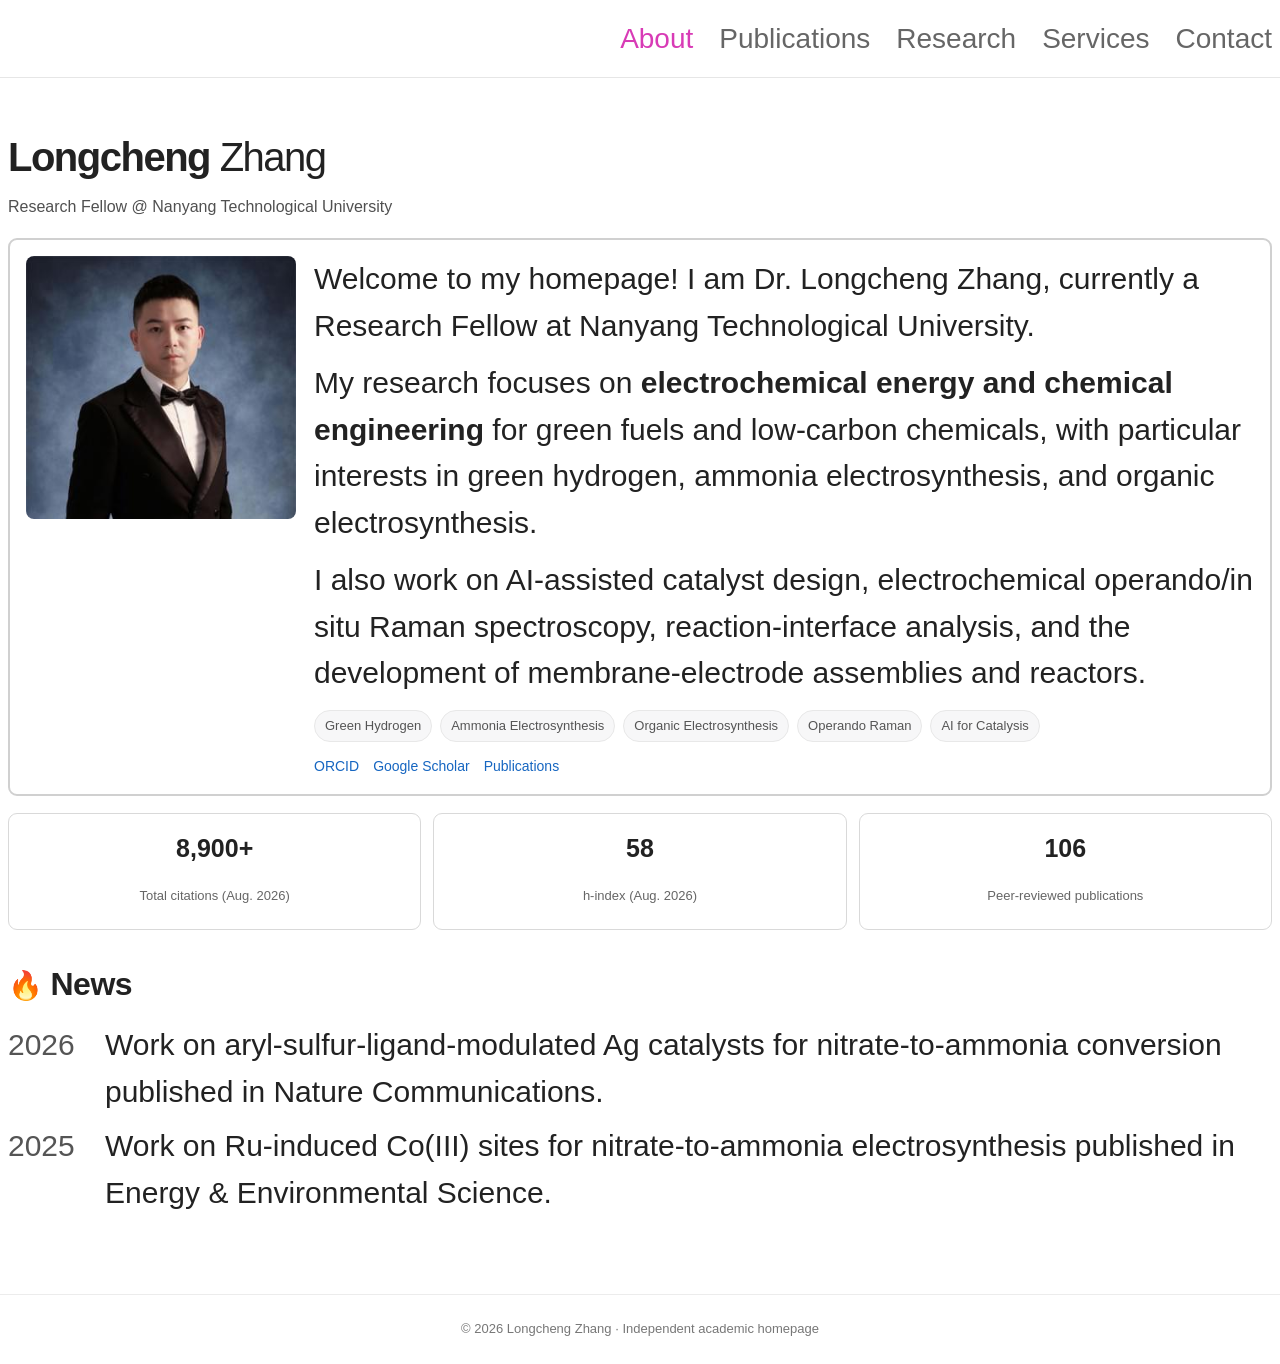
<file: index.html>
<!doctype html><html lang="en"><head><meta charset="utf-8"><meta name="viewport" content="width=device-width,initial-scale=1"><meta name="description" content="Longcheng Zhang — electrochemical energy and chemical engineering research"><title>Longcheng Zhang</title><link rel="stylesheet" href="styles.css"><link rel="stylesheet" href="CUSTOMIZE.css"></head>
<body><header class="topbar"><nav class="nav"><a class="active" href="index.html">About</a><a href="publications.html">Publications</a><a href="research.html">Research</a><a href="services.html">Services</a><a href="contact.html">Contact</a></nav></header>
<main class="container">
<section class="hero"><h1 class="home-name"><strong>Longcheng</strong> Zhang</h1><div class="subtitle">Research Fellow @ Nanyang Technological University</div></section>
<section class="bio-card"><div class="bio-grid"><img class="profile" src="assets/profile.jpg" alt="Portrait of Longcheng Zhang"><div class="bio">
<p>Welcome to my homepage! I am Dr. Longcheng Zhang, currently a Research Fellow at Nanyang Technological University.</p>
<p>My research focuses on <strong>electrochemical energy and chemical engineering</strong> for green fuels and low-carbon chemicals, with particular interests in green hydrogen, ammonia electrosynthesis, and organic electrosynthesis.</p>
<p>I also work on AI-assisted catalyst design, electrochemical operando/in situ Raman spectroscopy, reaction-interface analysis, and the development of membrane-electrode assemblies and reactors.</p>
<div class="tags"><span class="tag">Green Hydrogen</span><span class="tag">Ammonia Electrosynthesis</span><span class="tag">Organic Electrosynthesis</span><span class="tag">Operando Raman</span><span class="tag">AI for Catalysis</span></div>
<div class="quicklinks"><a href="https://orcid.org/0000-0002-2069-7939" target="_blank" rel="noopener">ORCID</a><a href="https://scholar.google.com/citations?hl=zh-CN&user=M-ZRWAUAAAAJ" target="_blank" rel="noopener">Google Scholar</a><a href="publications.html">Publications</a></div>
</div></div></section>
<section class="kpis" id="kpis"></section>
<section class="section"><h2 class="section-title"><span class="icon">🔥</span>News</h2><ul class="news" id="news-list"></ul></section>
</main><footer class="footer">© 2026 Longcheng Zhang · Independent academic homepage</footer><script src="data/home.js"></script><script src="scripts/render-home.js"></script></body></html>
</file>
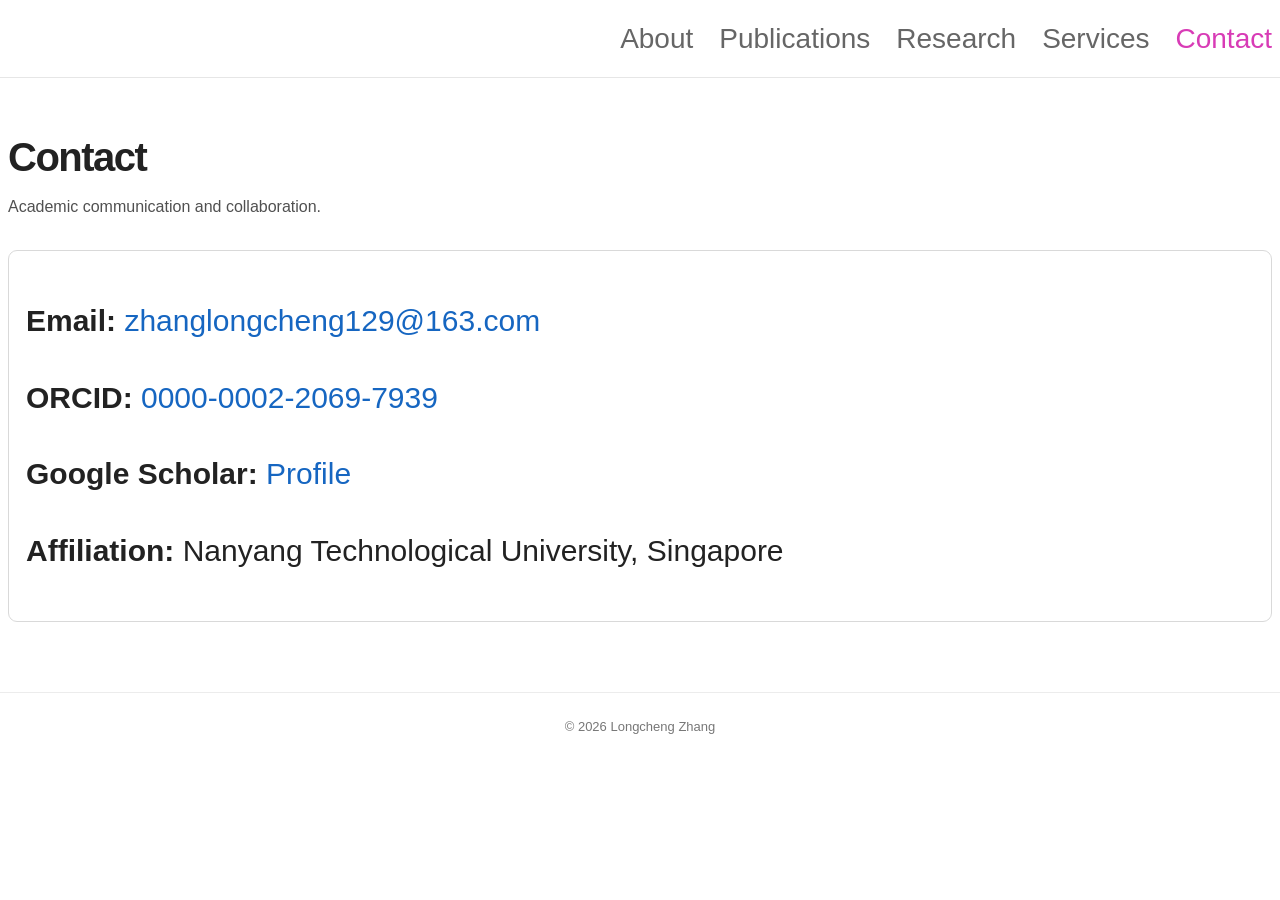
<file: contact.html>
<!doctype html><html lang="en"><head><meta charset="utf-8"><meta name="viewport" content="width=device-width,initial-scale=1"><title>Contact · Longcheng Zhang</title><link rel="stylesheet" href="styles.css"><link rel="stylesheet" href="CUSTOMIZE.css"></head><body>
<header class="topbar"><nav class="nav"><a href="index.html">About</a><a href="publications.html">Publications</a><a href="research.html">Research</a><a href="services.html">Services</a><a class="active" href="contact.html">Contact</a></nav></header>
<main class="container"><section class="hero"><h1><strong>Contact</strong></h1><div class="subtitle">Academic communication and collaboration.</div></section>
<section class="section"><div class="panel"><p><strong>Email:</strong> <a href="mailto:zhanglongcheng129@163.com">zhanglongcheng129@163.com</a></p><p><strong>ORCID:</strong> <a href="https://orcid.org/0000-0002-2069-7939">0000-0002-2069-7939</a></p><p><strong>Google Scholar:</strong> <a href="https://scholar.google.com/citations?hl=zh-CN&user=M-ZRWAUAAAAJ">Profile</a></p><p><strong>Affiliation:</strong> Nanyang Technological University, Singapore</p></div></section>
</main><footer class="footer">© 2026 Longcheng Zhang</footer></body></html>
</file>
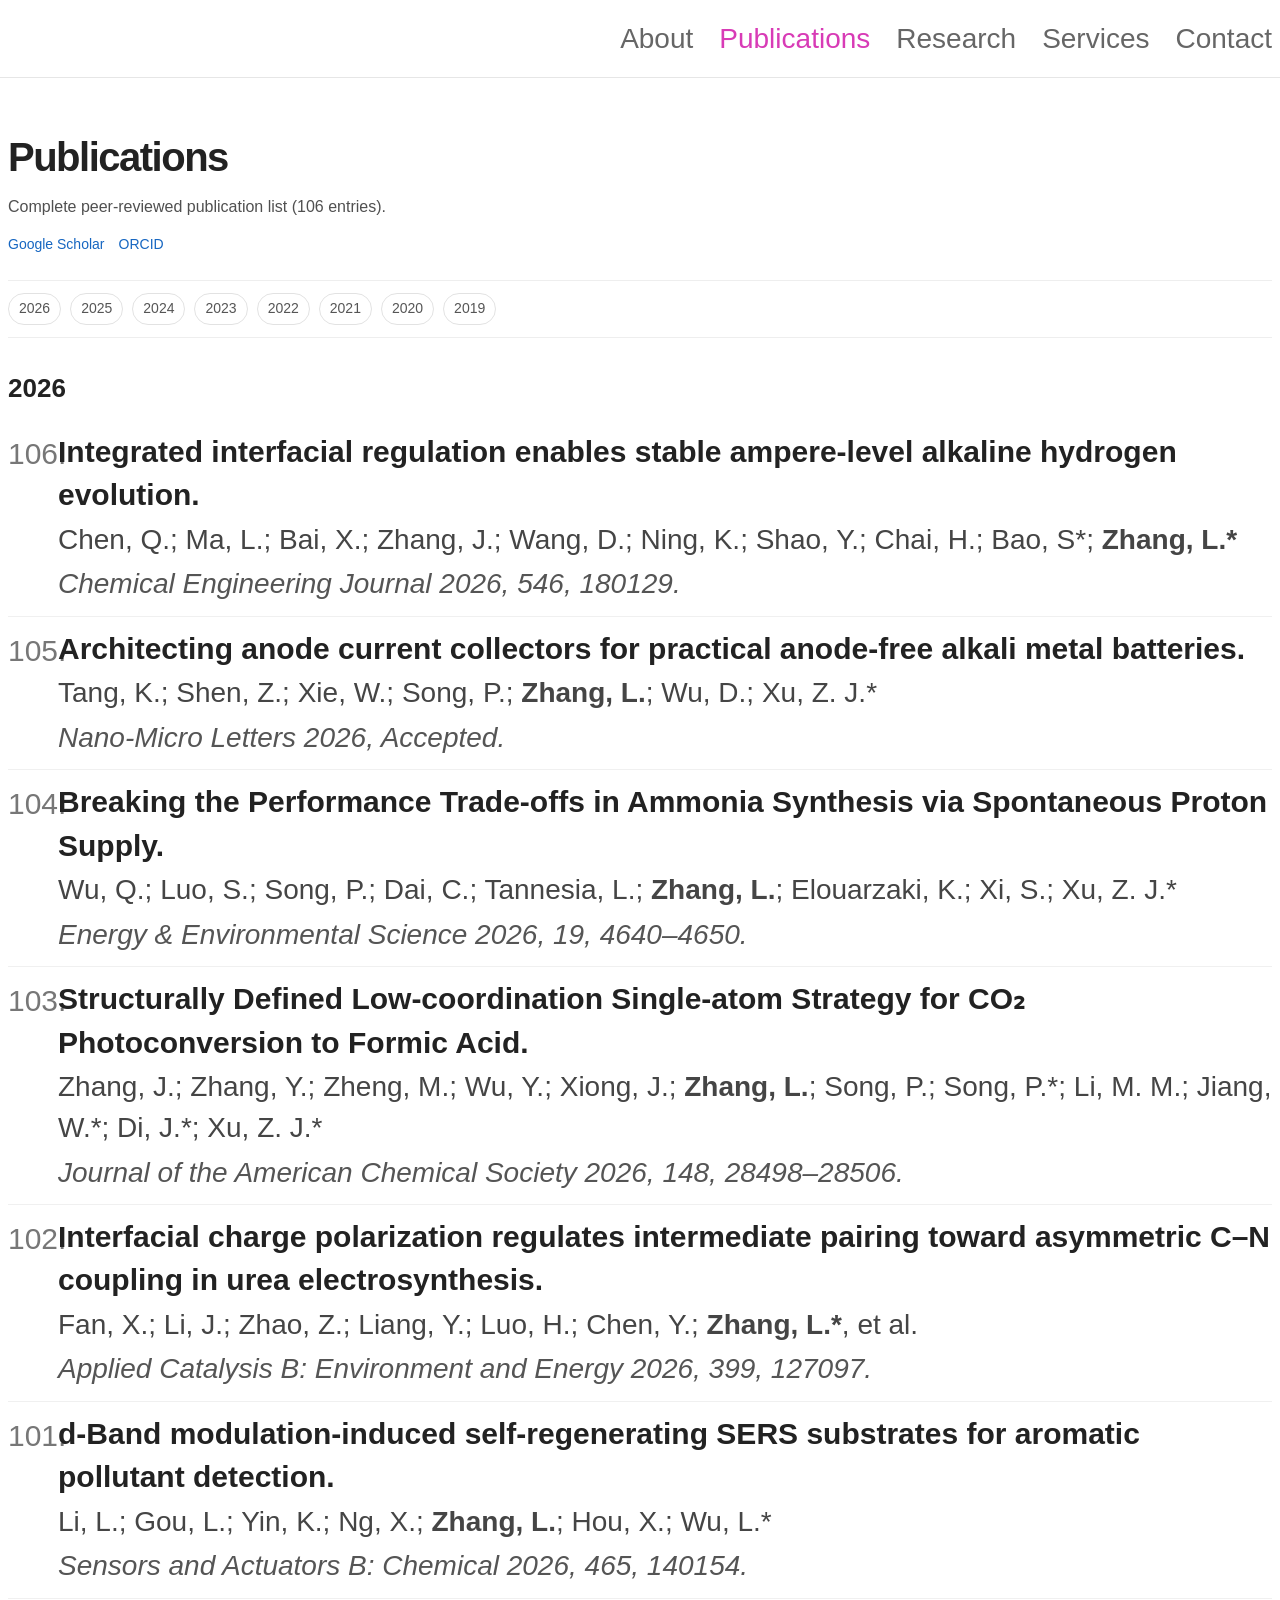
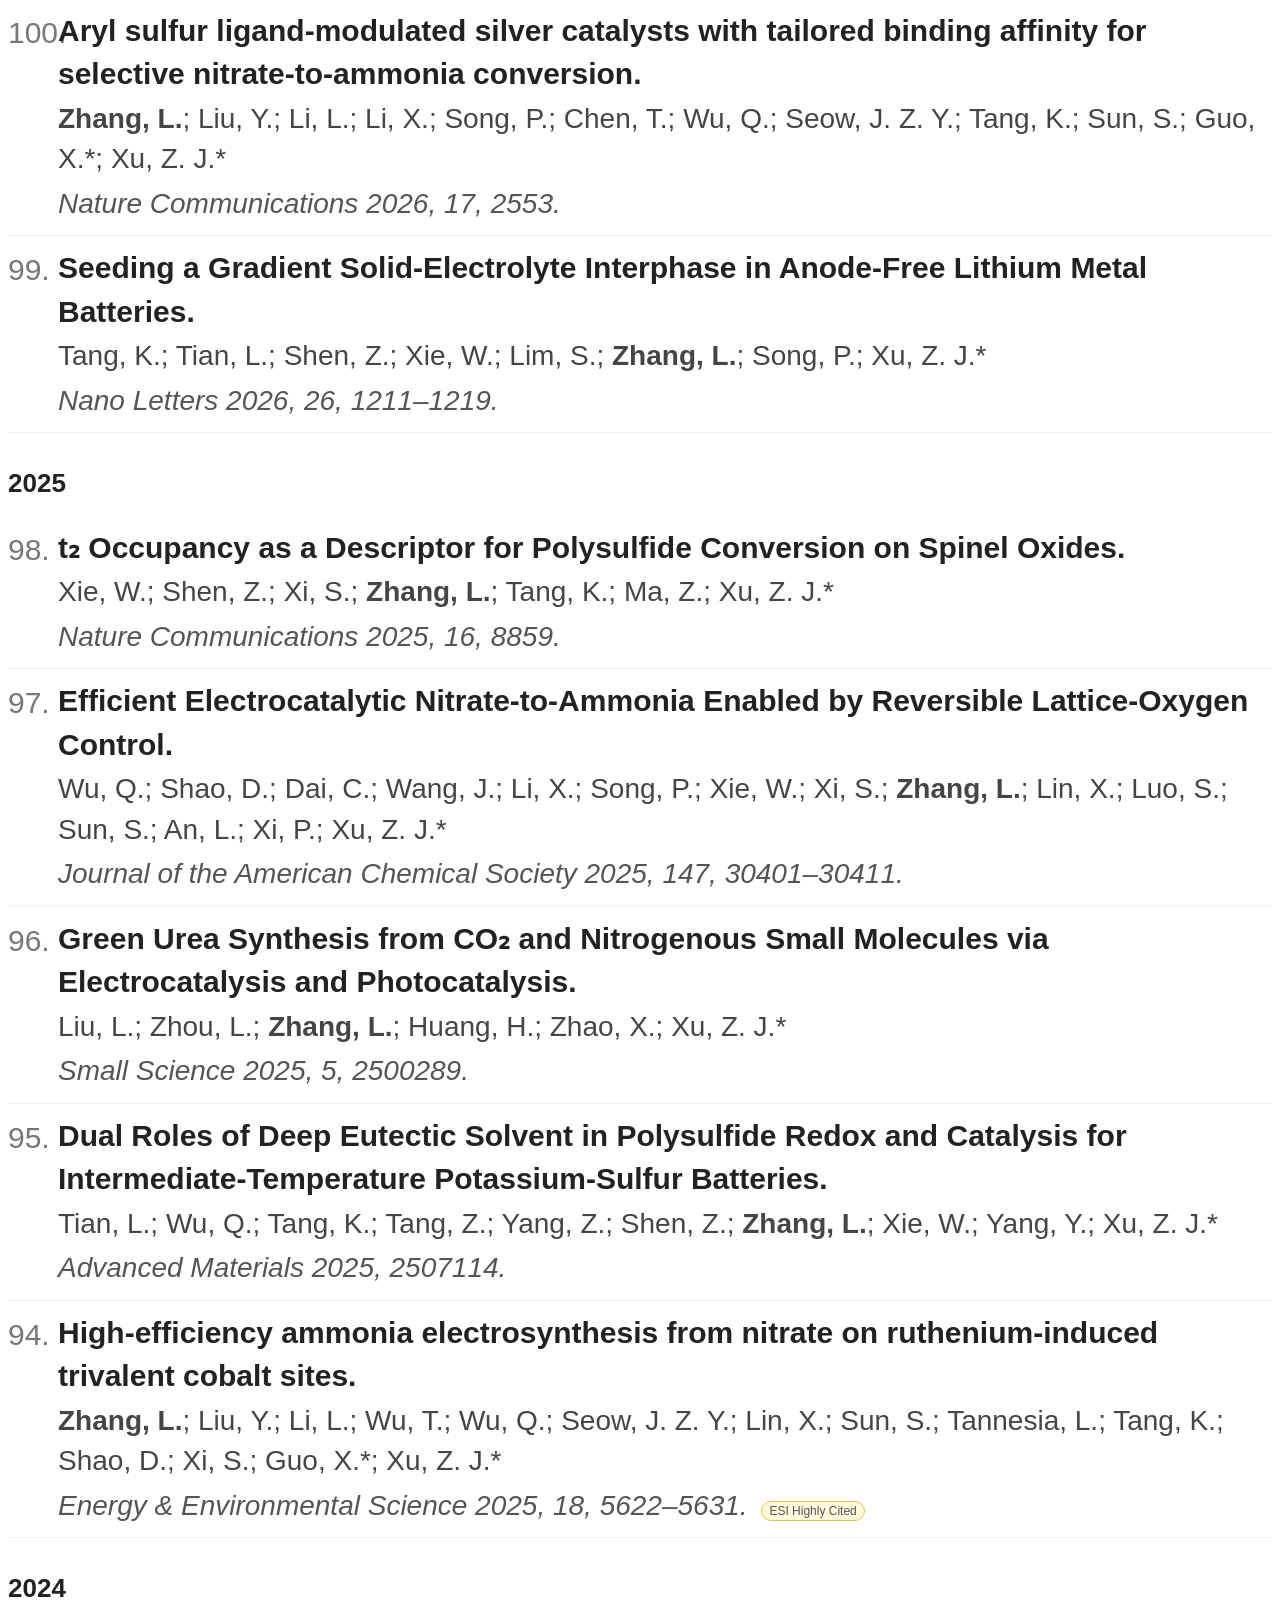
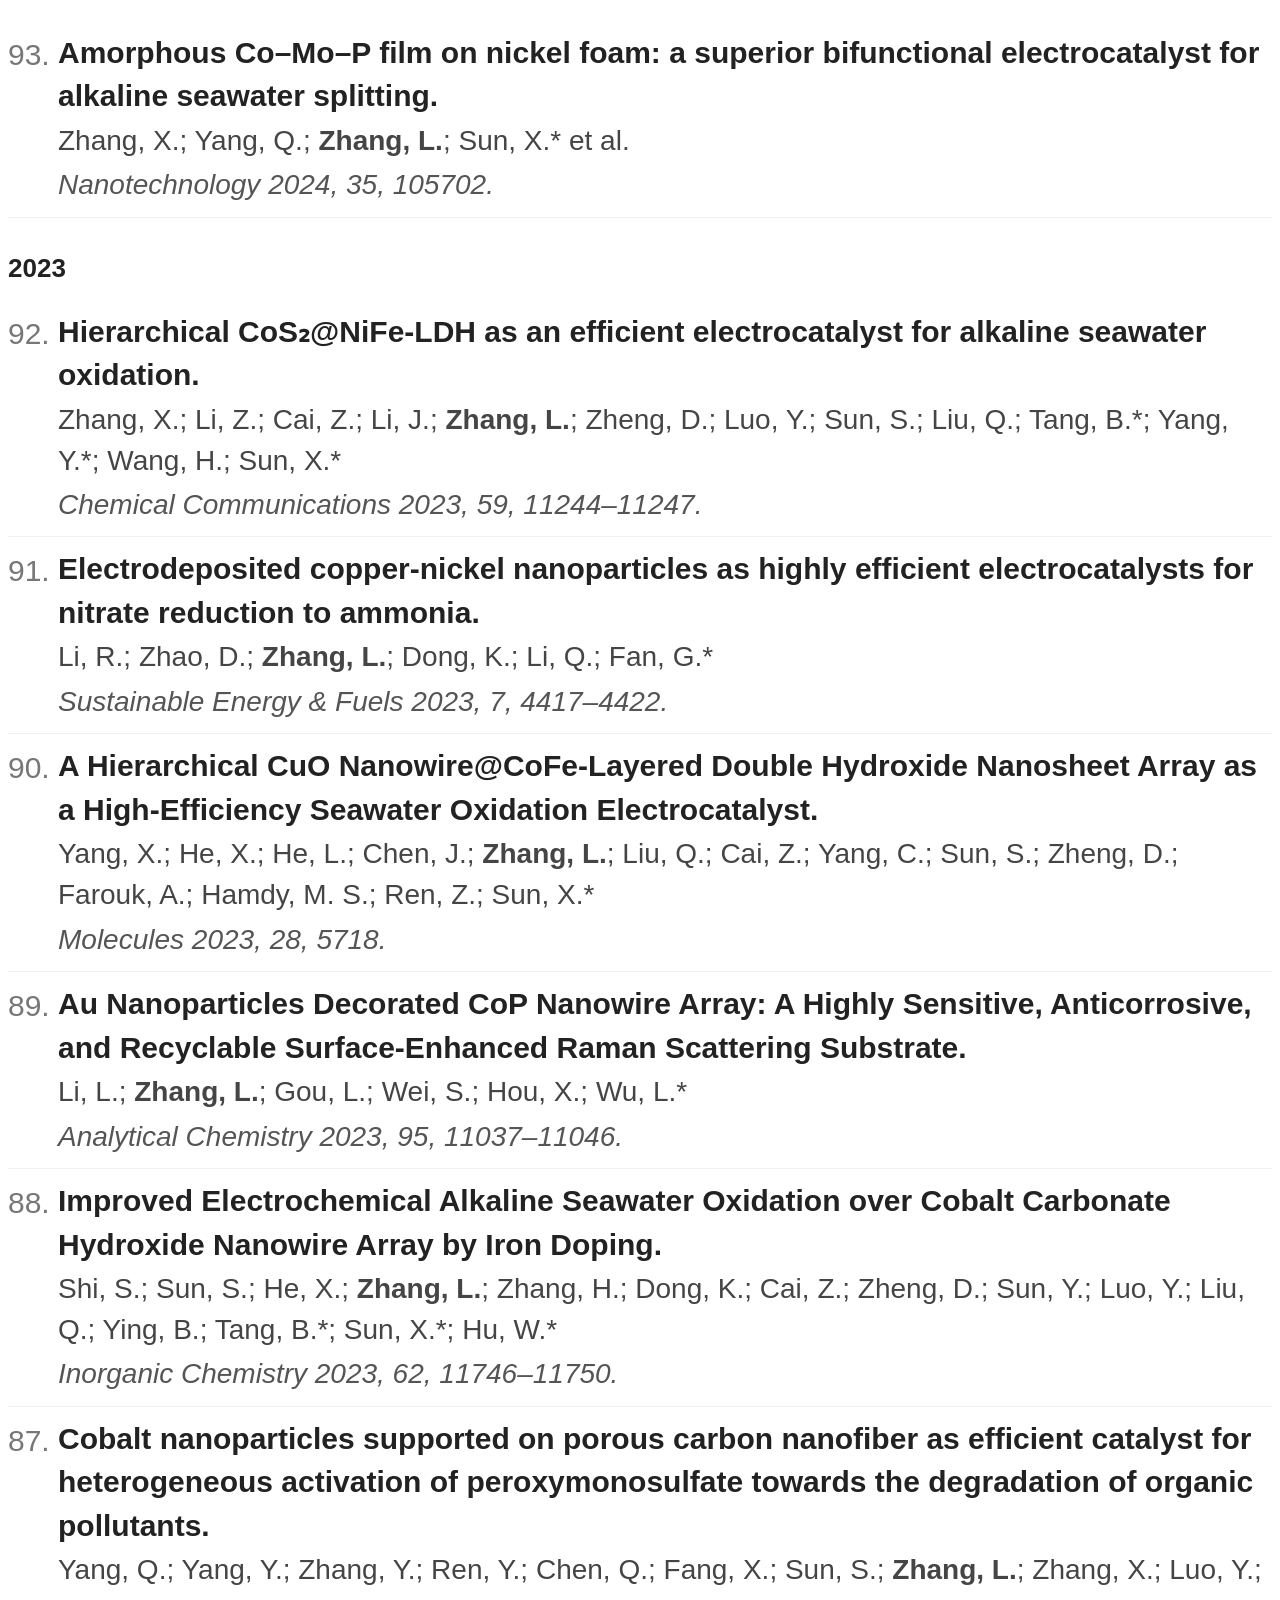
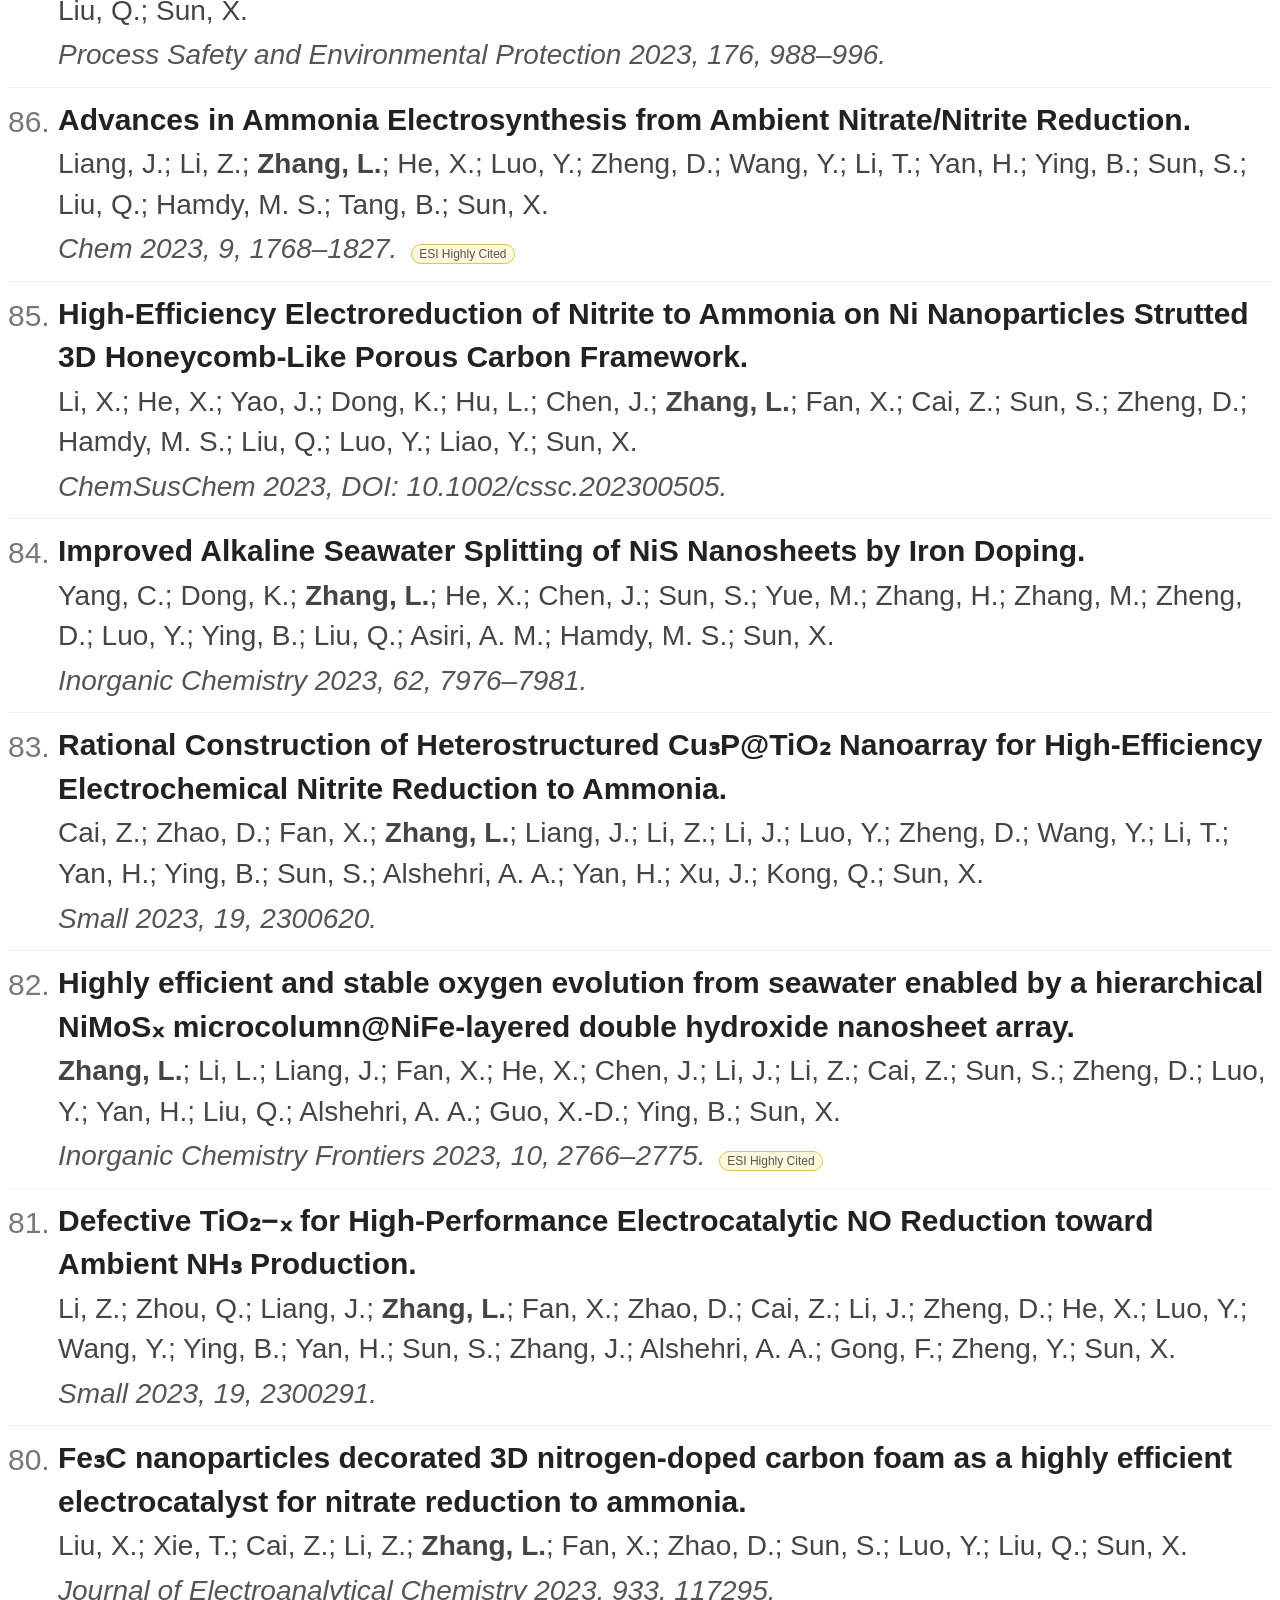
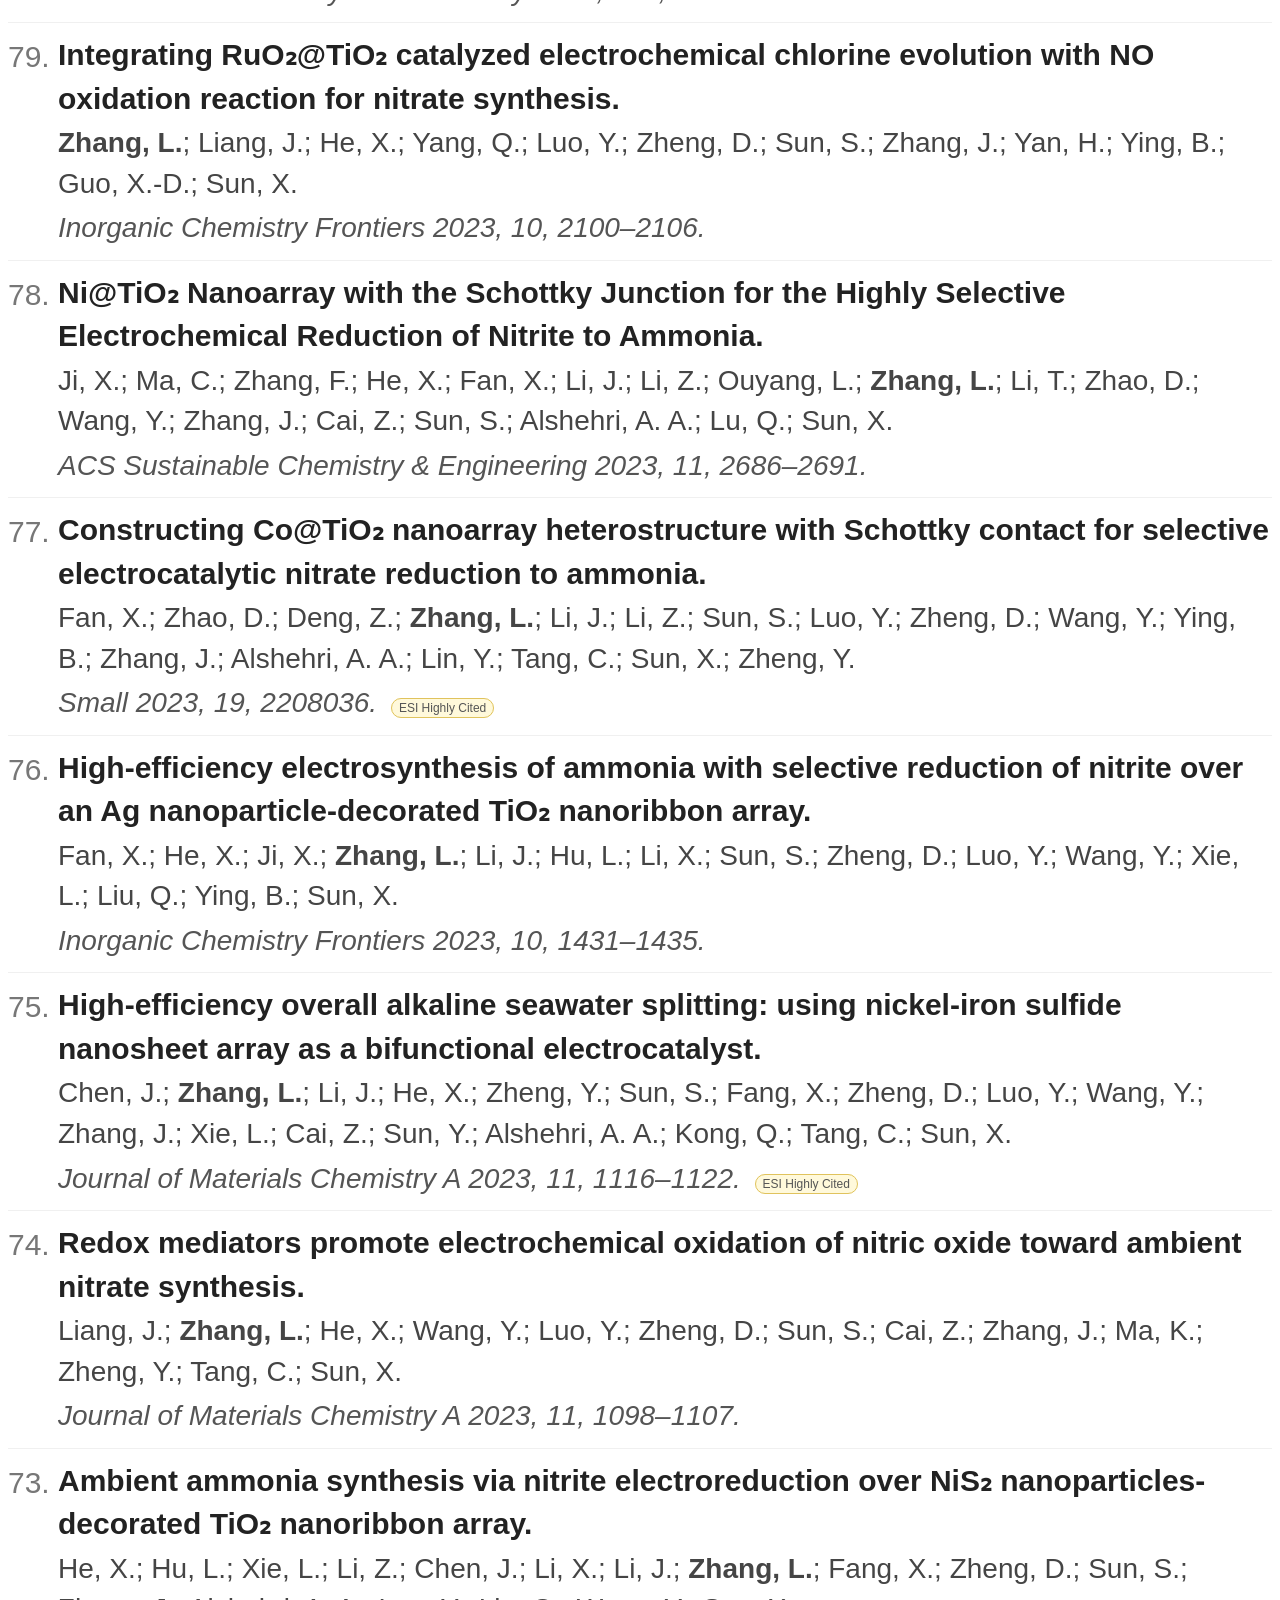
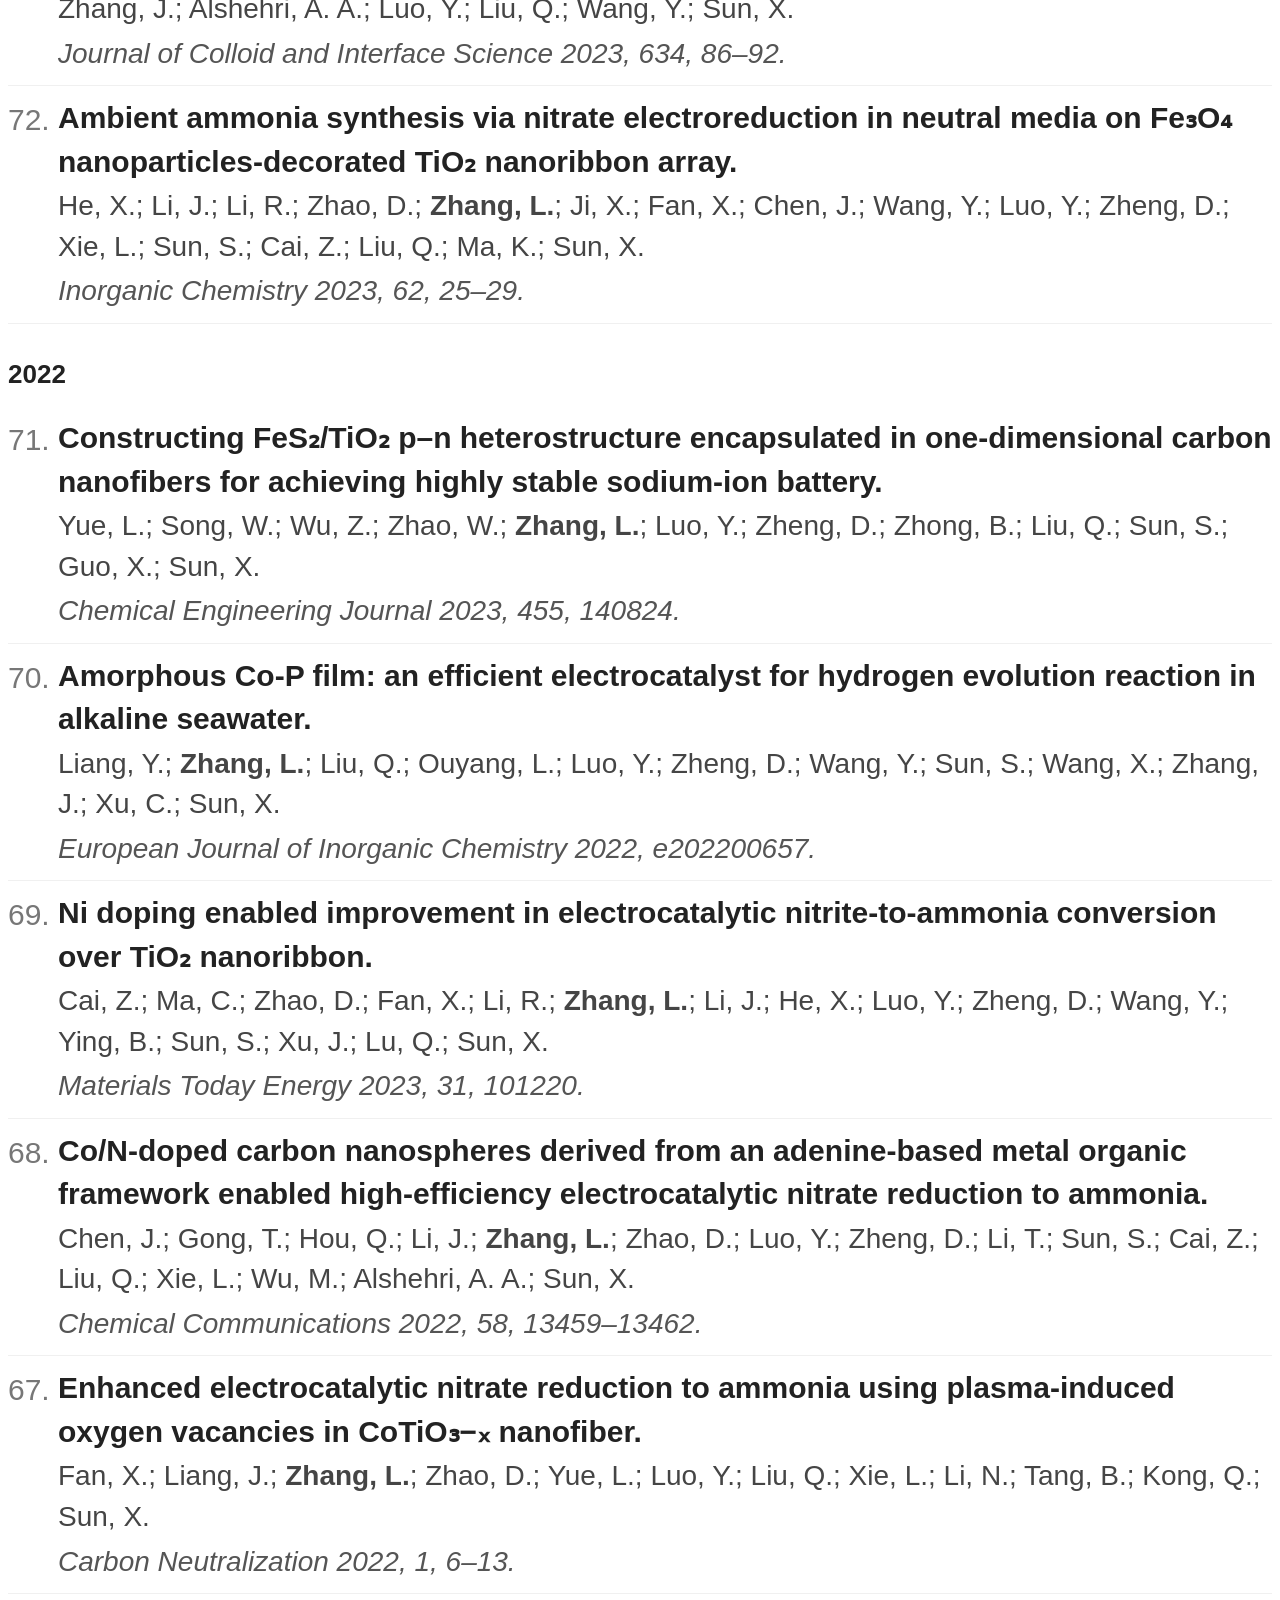
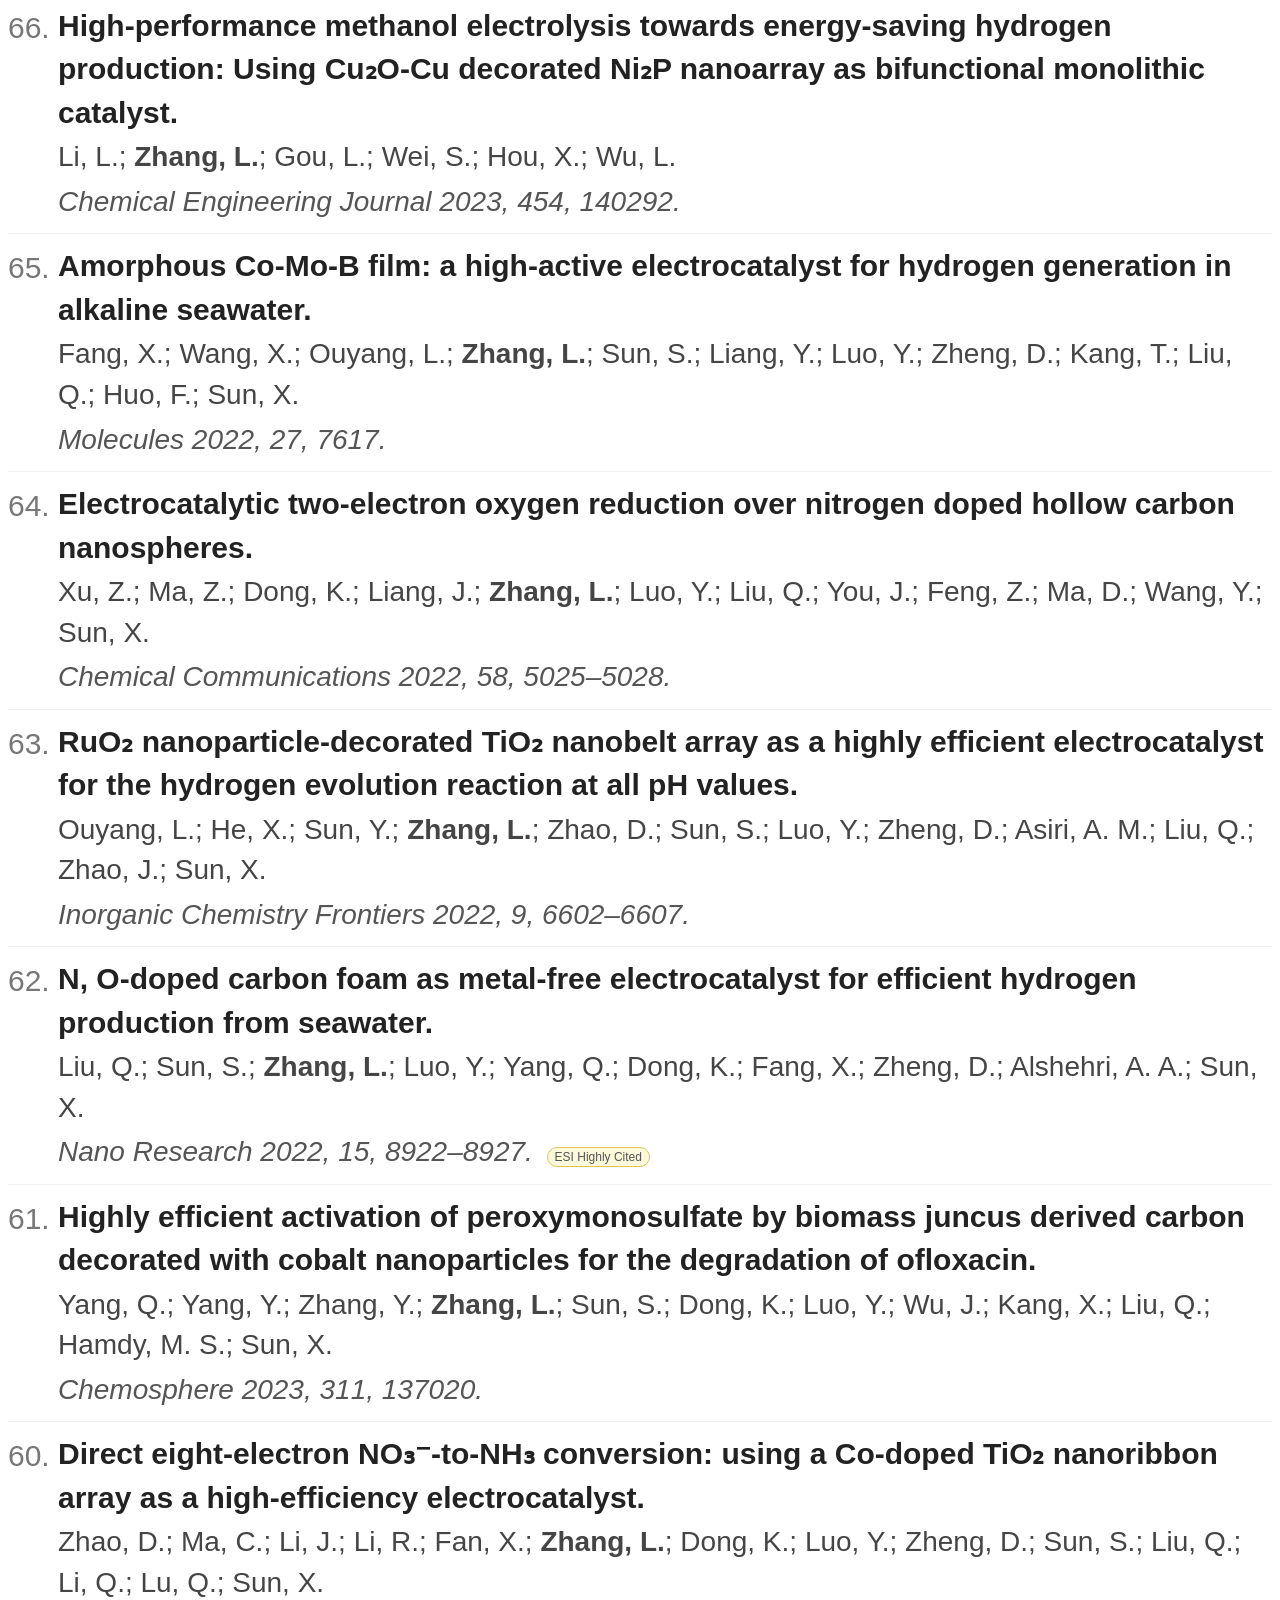
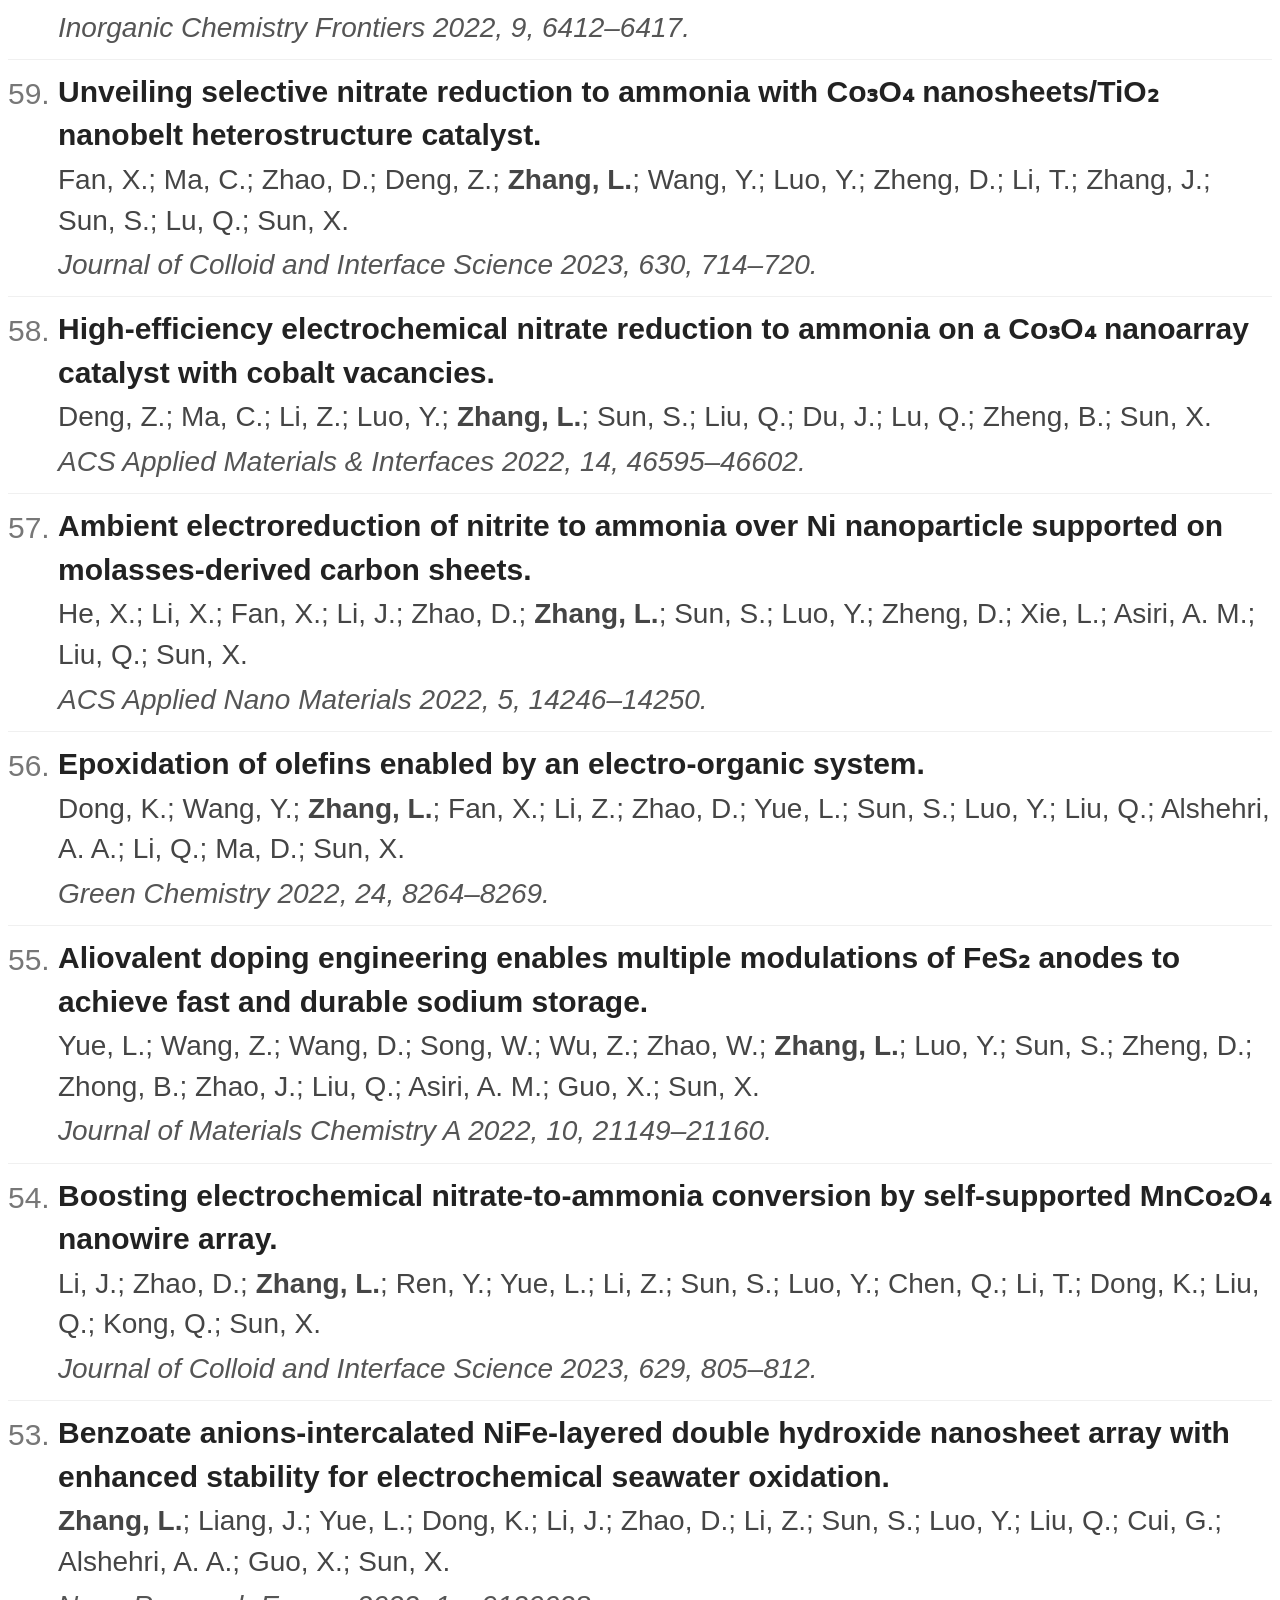
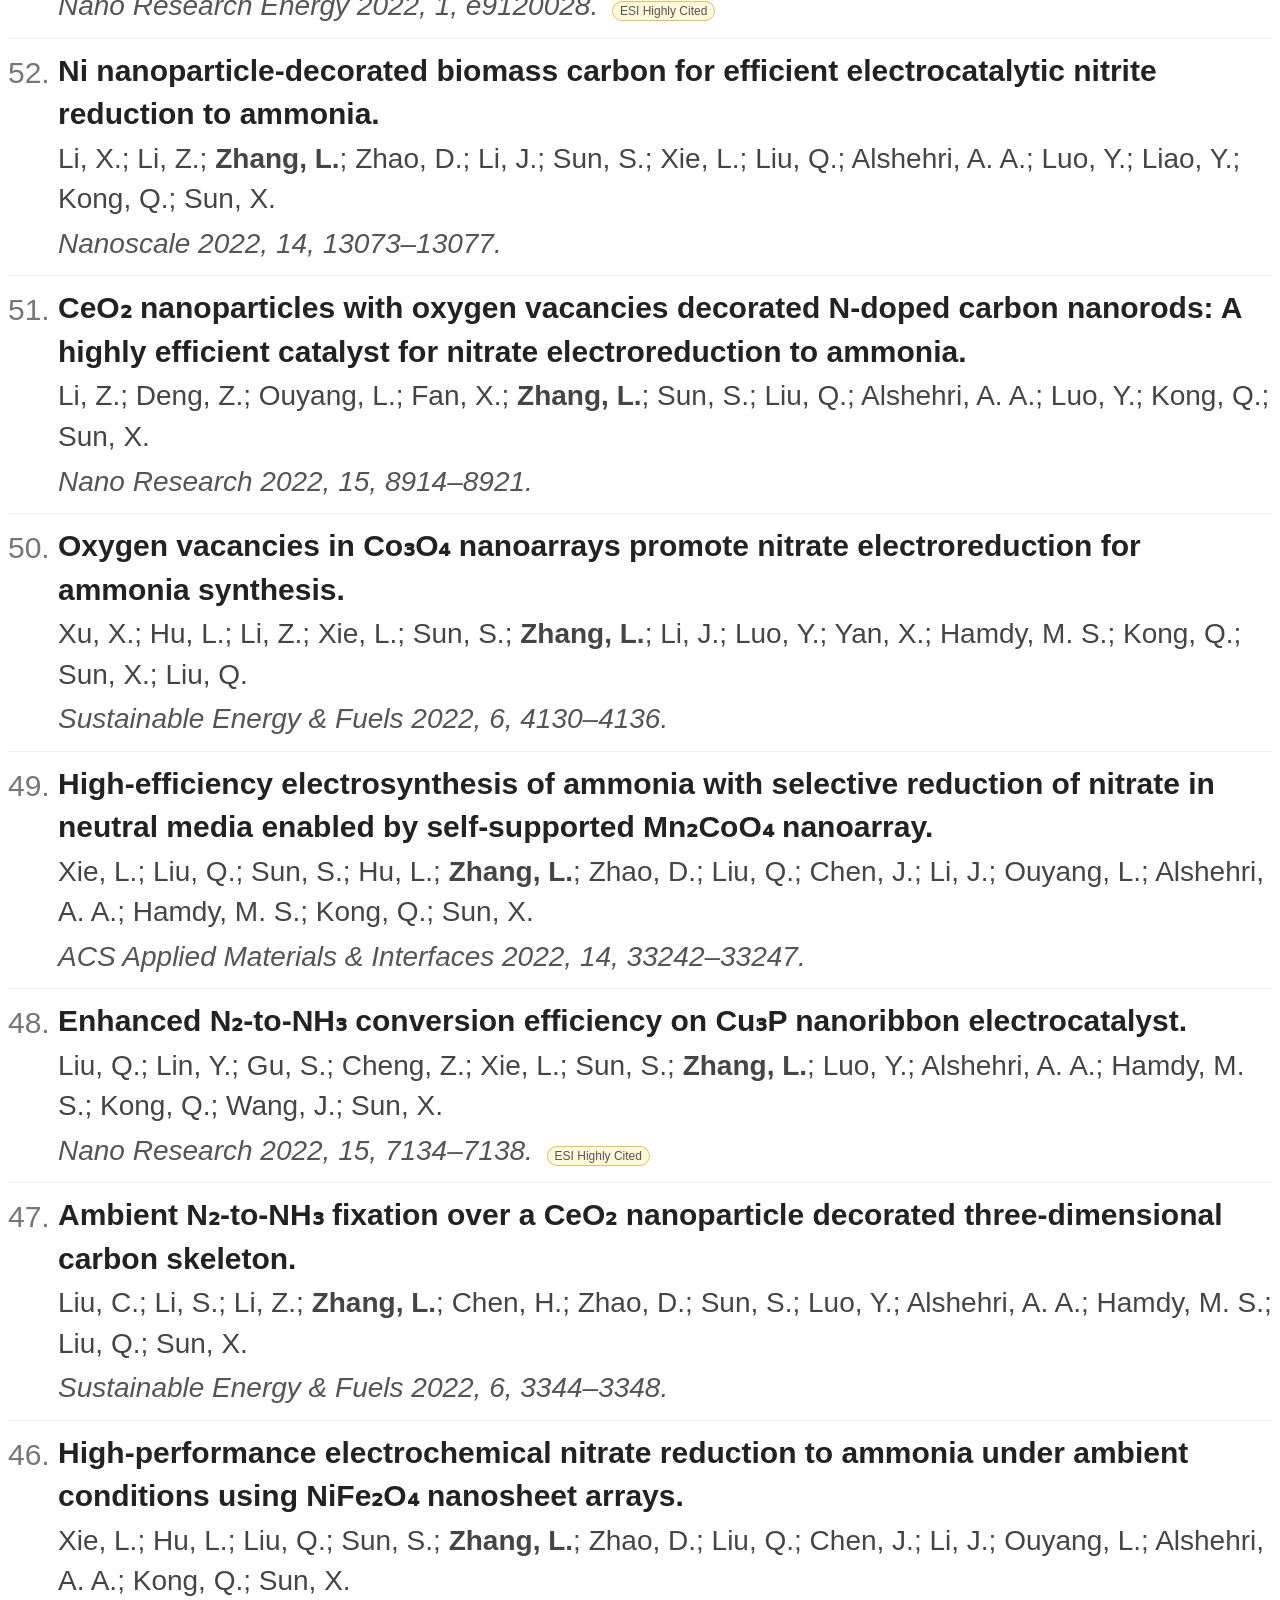
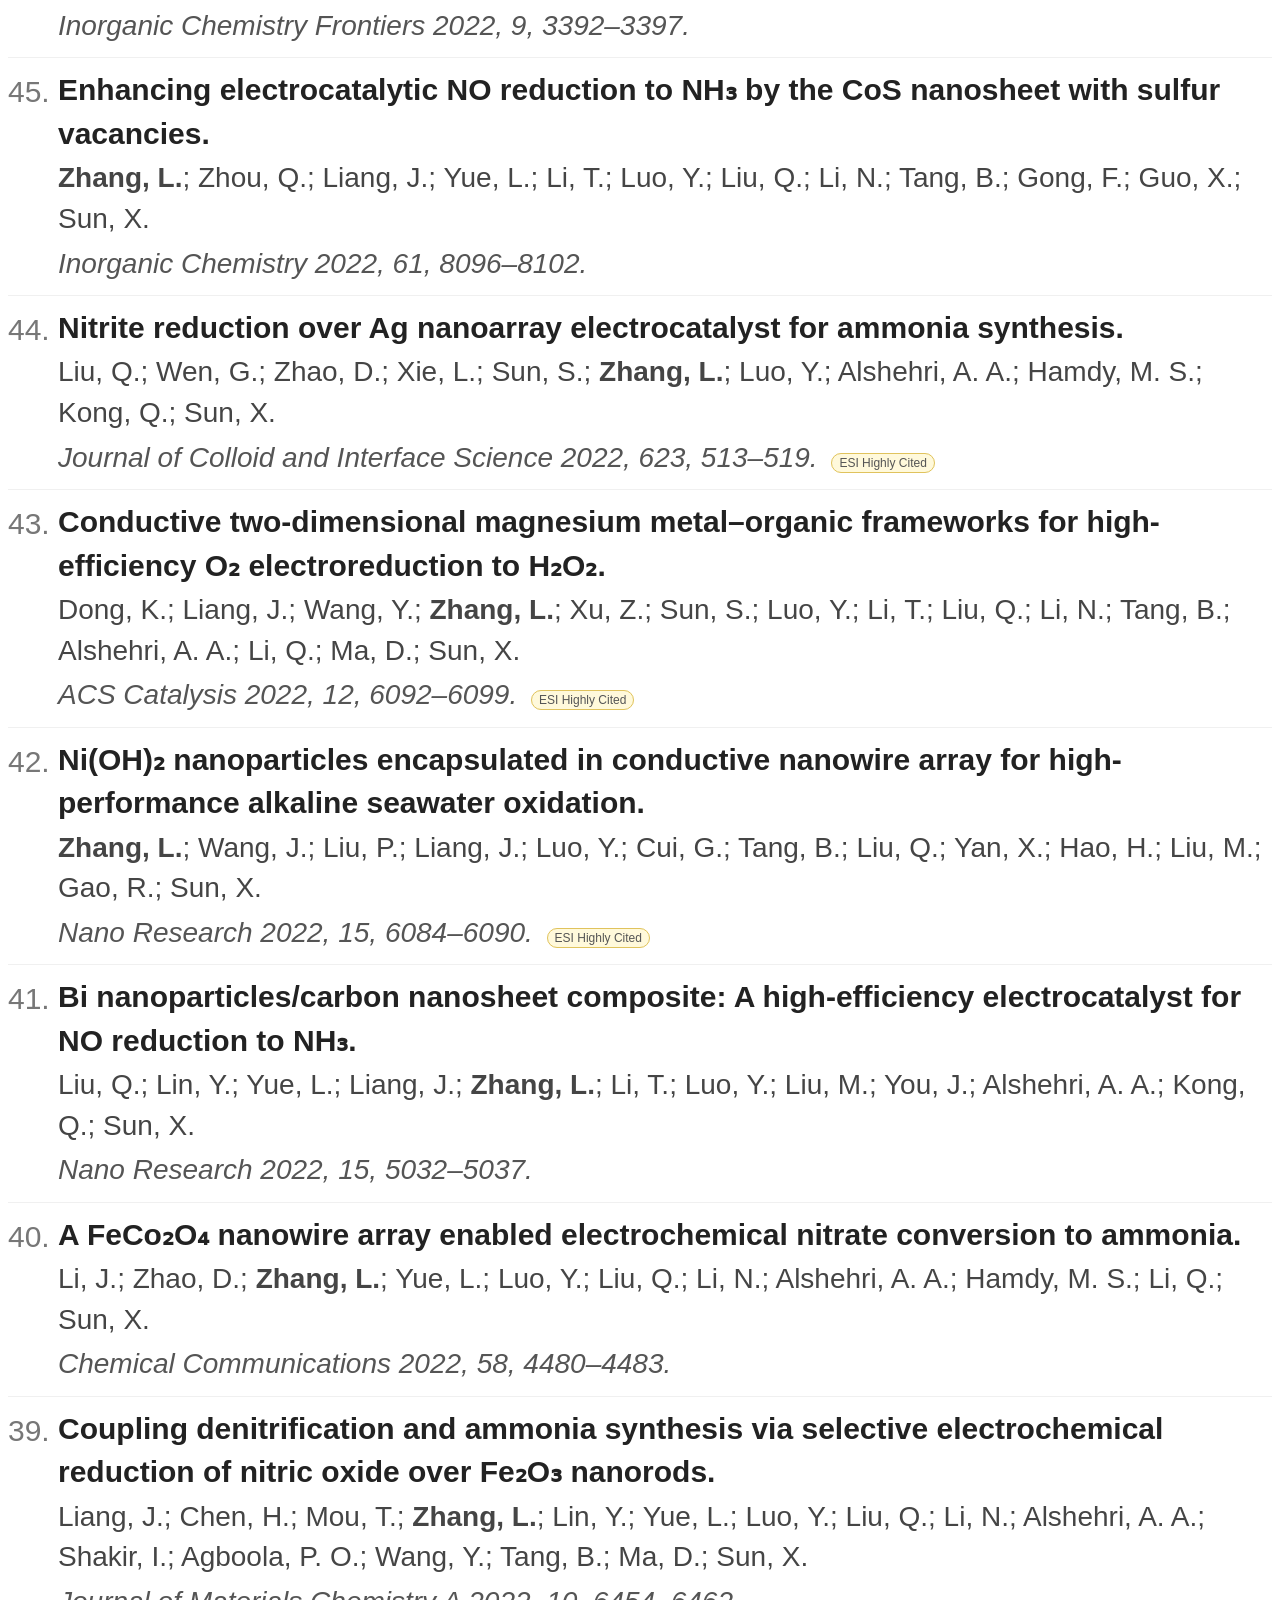
<file: publications.html>
<!doctype html><html lang="en"><head><meta charset="utf-8"><meta name="viewport" content="width=device-width,initial-scale=1"><meta name="description" content="Peer-reviewed publications of Longcheng Zhang"><title>Publications · Longcheng Zhang</title><link rel="stylesheet" href="styles.css"><link rel="stylesheet" href="CUSTOMIZE.css"></head><body>
<header class="topbar"><nav class="nav"><a href="index.html">About</a><a class="active" href="publications.html">Publications</a><a href="research.html">Research</a><a href="services.html">Services</a><a href="contact.html">Contact</a></nav></header>
<main class="container"><section class="hero"><h1><strong>Publications</strong></h1><div class="subtitle">Complete peer-reviewed publication list (<span id="publication-count">106</span> entries).</div><div class="quicklinks"><a href="https://scholar.google.com/citations?hl=zh-CN&user=M-ZRWAUAAAAJ" target="_blank" rel="noopener">Google Scholar</a><a href="https://orcid.org/0000-0002-2069-7939" target="_blank" rel="noopener">ORCID</a></div></section>
<div class="year-nav" id="year-nav"></div>
<section class="pub-list" id="pub-list"><noscript>Please enable JavaScript to display the publication list.</noscript></section>
</main><footer class="footer">© 2026 Longcheng Zhang</footer><script src="data/publications.js"></script><script src="scripts/render-publications.js"></script></body></html>
</file>
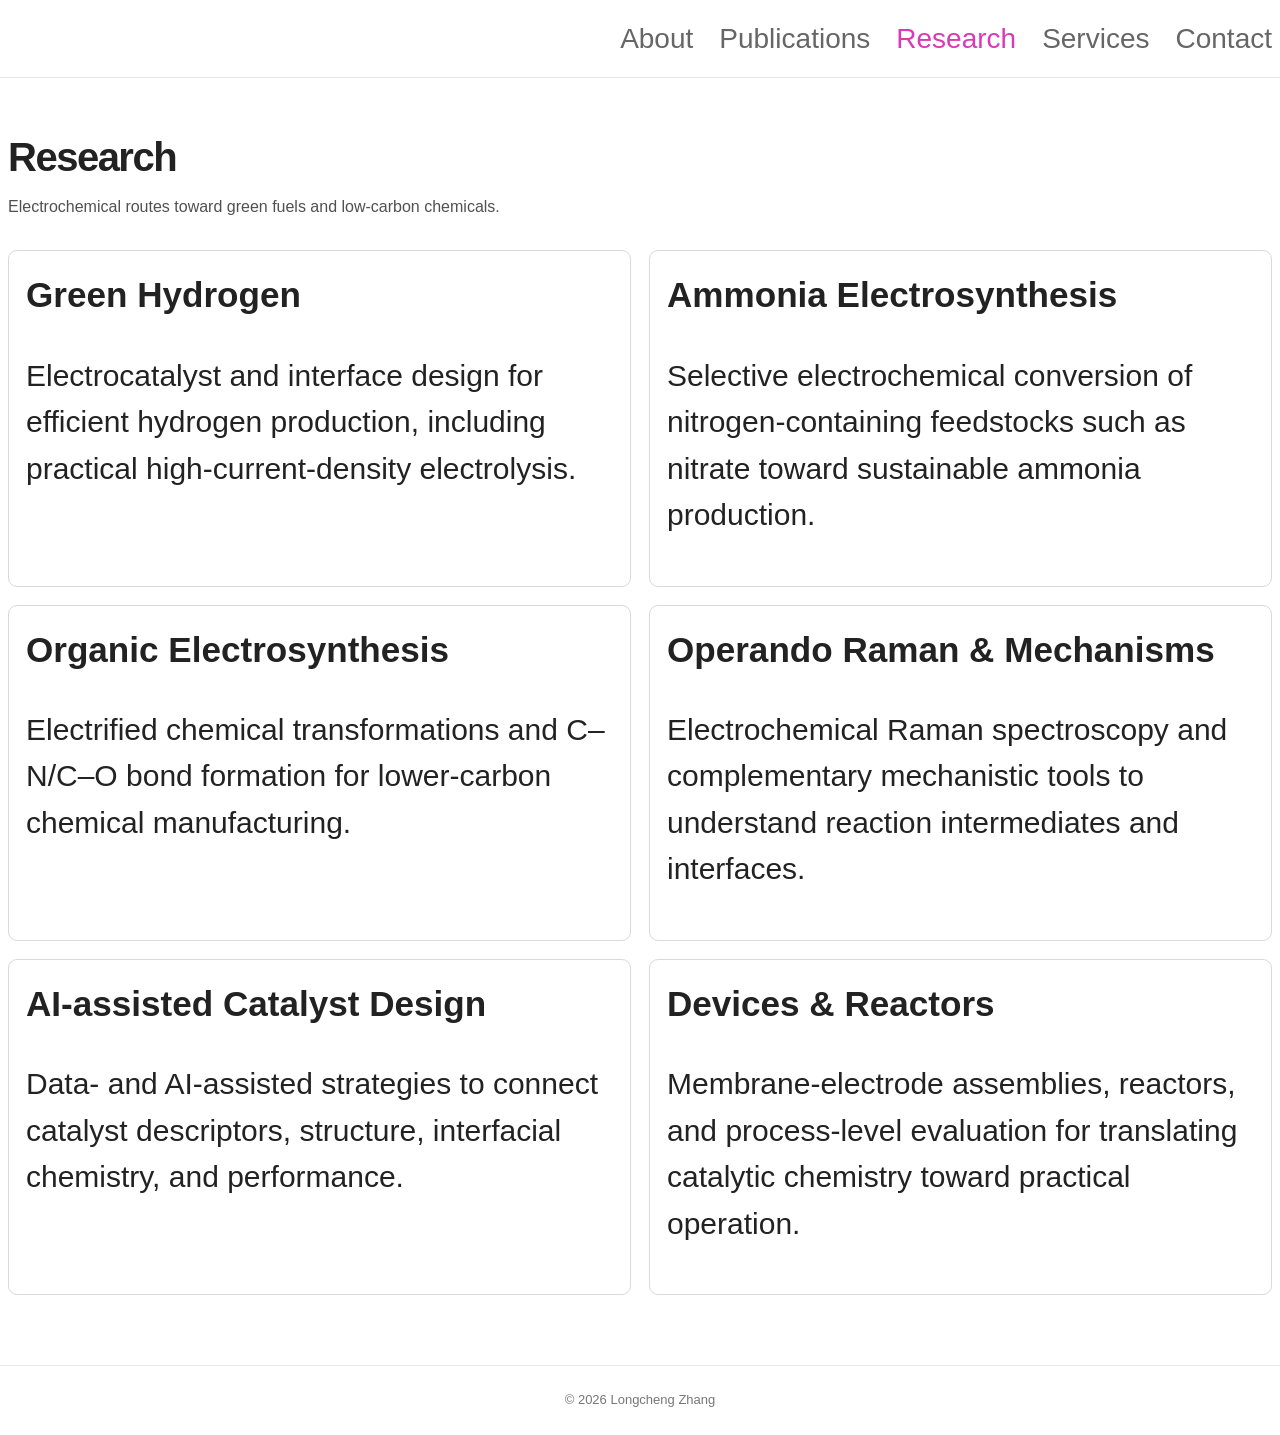
<file: research.html>
<!doctype html><html lang="en"><head><meta charset="utf-8"><meta name="viewport" content="width=device-width,initial-scale=1"><title>Research · Longcheng Zhang</title><link rel="stylesheet" href="styles.css"><link rel="stylesheet" href="CUSTOMIZE.css"></head><body>
<header class="topbar"><nav class="nav"><a href="index.html">About</a><a href="publications.html">Publications</a><a class="active" href="research.html">Research</a><a href="services.html">Services</a><a href="contact.html">Contact</a></nav></header>
<main class="container"><section class="hero"><h1><strong>Research</strong></h1><div class="subtitle">Electrochemical routes toward green fuels and low-carbon chemicals.</div></section>
<section class="section"><div class="cols"><div class="panel"><h3>Green Hydrogen</h3><p>Electrocatalyst and interface design for efficient hydrogen production, including practical high-current-density electrolysis.</p></div><div class="panel"><h3>Ammonia Electrosynthesis</h3><p>Selective electrochemical conversion of nitrogen-containing feedstocks such as nitrate toward sustainable ammonia production.</p></div><div class="panel"><h3>Organic Electrosynthesis</h3><p>Electrified chemical transformations and C–N/C–O bond formation for lower-carbon chemical manufacturing.</p></div><div class="panel"><h3>Operando Raman &amp; Mechanisms</h3><p>Electrochemical Raman spectroscopy and complementary mechanistic tools to understand reaction intermediates and interfaces.</p></div><div class="panel"><h3>AI-assisted Catalyst Design</h3><p>Data- and AI-assisted strategies to connect catalyst descriptors, structure, interfacial chemistry, and performance.</p></div><div class="panel"><h3>Devices &amp; Reactors</h3><p>Membrane-electrode assemblies, reactors, and process-level evaluation for translating catalytic chemistry toward practical operation.</p></div></div></section>
</main><footer class="footer">© 2026 Longcheng Zhang</footer></body></html>
</file>
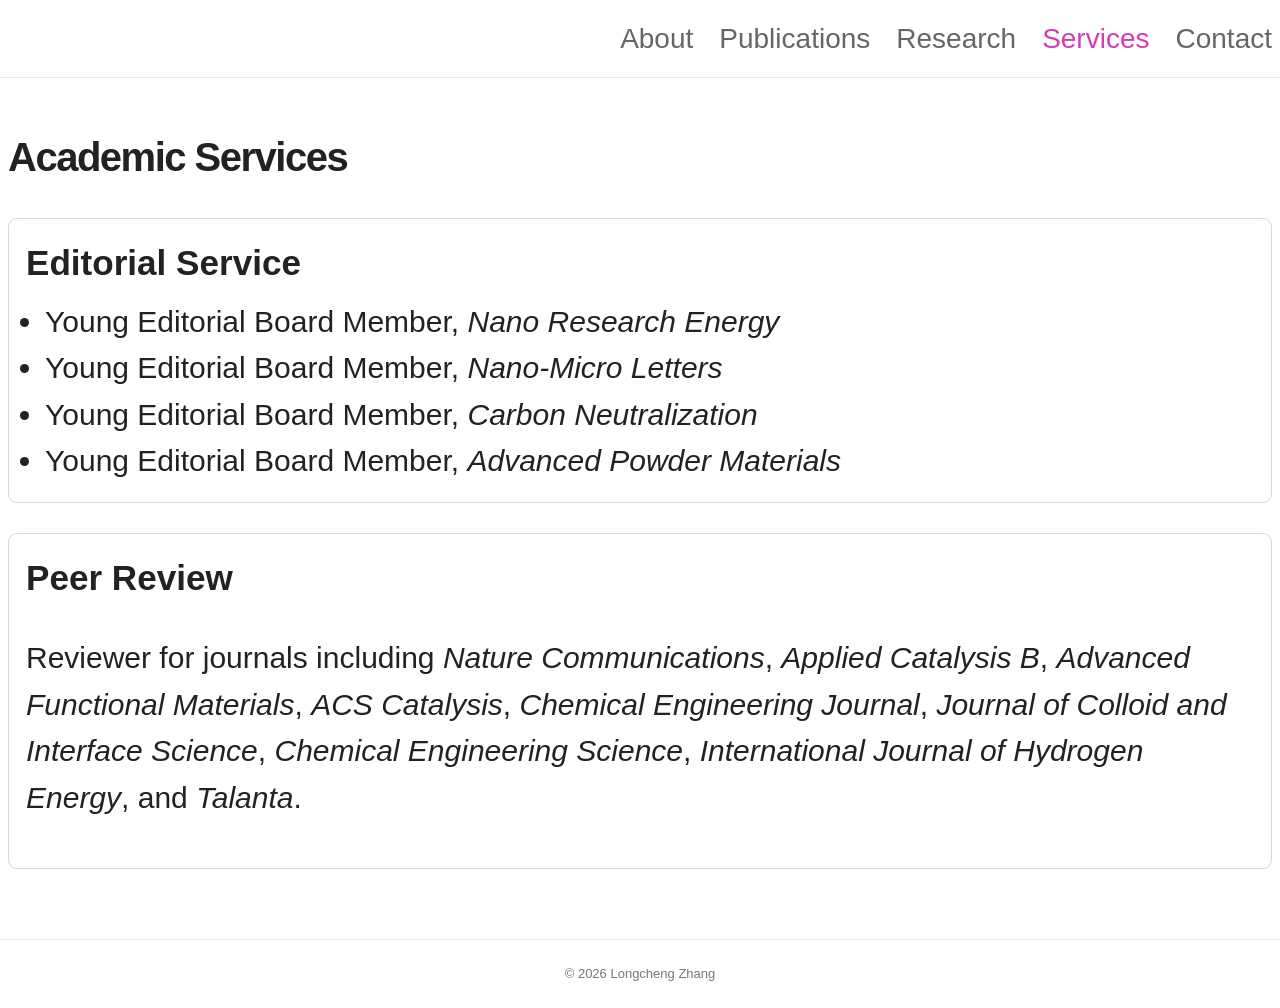
<file: services.html>
<!doctype html><html lang="en"><head><meta charset="utf-8"><meta name="viewport" content="width=device-width,initial-scale=1"><title>Services · Longcheng Zhang</title><link rel="stylesheet" href="styles.css"><link rel="stylesheet" href="CUSTOMIZE.css"></head><body>
<header class="topbar"><nav class="nav"><a href="index.html">About</a><a href="publications.html">Publications</a><a href="research.html">Research</a><a class="active" href="services.html">Services</a><a href="contact.html">Contact</a></nav></header>
<main class="container"><section class="hero"><h1><strong>Academic Services</strong></h1></section>
<section class="section"><div class="panel"><h3>Editorial Service</h3><ul><li>Young Editorial Board Member, <em>Nano Research Energy</em></li><li>Young Editorial Board Member, <em>Nano-Micro Letters</em></li><li>Young Editorial Board Member, <em>Carbon Neutralization</em></li><li>Young Editorial Board Member, <em>Advanced Powder Materials</em></li></ul></div></section>
<section class="section"><div class="panel"><h3>Peer Review</h3><p>Reviewer for journals including <em>Nature Communications</em>, <em>Applied Catalysis B</em>, <em>Advanced Functional Materials</em>, <em>ACS Catalysis</em>, <em>Chemical Engineering Journal</em>, <em>Journal of Colloid and Interface Science</em>, <em>Chemical Engineering Science</em>, <em>International Journal of Hydrogen Energy</em>, and <em>Talanta</em>.</p></div></section>
</main><footer class="footer">© 2026 Longcheng Zhang</footer></body></html>
</file>
<file: styles.css>
:root{
  --bg:#ffffff;--text:#222;--muted:#666;--line:#d9d9d9;--soft:#f7f7f8;--accent:#d83bb6;--link:#1666c1;
  --max:900px;
}
*{box-sizing:border-box}
html{scroll-behavior:smooth}
body{margin:0;font-size:var(--body-size);font-family:Inter,ui-sans-serif,-apple-system,BlinkMacSystemFont,"Segoe UI",Roboto,Arial,sans-serif;background:var(--bg);color:var(--text);line-height:1.55}
a{color:var(--link);text-decoration:none}a:hover{text-decoration:underline}
.topbar{border-bottom:1px solid #e6e6e6;position:sticky;top:0;background:rgba(255,255,255,.96);backdrop-filter:blur(8px);z-index:10}
.nav{max-width:var(--max);margin:0 auto;padding:17px 8px;display:flex;justify-content:flex-end;gap:26px;align-items:center}
.nav a{color:#666;font-size:var(--nav-size)}.nav a.active{color:var(--accent)}
.container{max-width:var(--max);margin:0 auto;padding:48px 8px 70px}
.hero h1{margin:0;font-size:var(--page-title-size);letter-spacing:-1.5px;font-weight:400}.hero h1 strong{font-weight:800}.subtitle{margin-top:7px;color:#505050;font-size:16px}
.bio-card{border:2px solid #d0d0d0;border-radius:9px;padding:16px;margin-top:18px;overflow:hidden}
.bio-grid{display:grid;grid-template-columns:270px 1fr;gap:18px}.profile{width:100%;border-radius:8px;display:block;object-fit:cover}.bio p{margin:0 0 11px}.bio p:last-child{margin-bottom:0}
.tags{display:flex;flex-wrap:wrap;gap:8px;margin-top:13px}.tag{background:var(--soft);border:1px solid #e8e8e8;border-radius:999px;padding:5px 10px;font-size:13px;color:#555}
.quicklinks{margin-top:14px;display:flex;flex-wrap:wrap;gap:14px;font-size:14px}
.section{margin-top:30px}.section-title{font-size:var(--section-title-size);margin:0 0 13px;font-weight:800;letter-spacing:-.5px}.section-title .icon{font-size:28px;margin-right:8px}
.news{list-style:none;padding:0;margin:0}.news li{display:grid;grid-template-columns:85px 1fr;gap:12px;margin:8px 0}.date{font-variant-numeric:tabular-nums;color:#555}
.kpis{display:grid;grid-template-columns:repeat(3,1fr);gap:12px;margin-top:17px}.kpi{border:1px solid var(--line);border-radius:9px;padding:15px;text-align:center}.kpi b{display:block;font-size:25px}.kpi span{font-size:13px;color:#666}
.cols{display:grid;grid-template-columns:1fr 1fr;gap:18px}.panel{border:1px solid var(--line);border-radius:9px;padding:17px}.panel h3{margin:0 0 8px}.panel ul{margin:8px 0 0;padding-left:19px}
.pub-year{font-size:26px;margin:30px 0 12px}.pub{margin:0 0 14px}.pub .title{font-weight:650}.pub .journal{font-style:italic}.badge{font-size:12px;border:1px solid #e0c35d;background:#fff9db;padding:2px 7px;border-radius:999px;margin-left:6px}
.footer{border-top:1px solid #ececec;color:#777;font-size:13px;padding:24px 8px;text-align:center}
.note{background:#fff8fc;border-left:4px solid var(--accent);padding:12px 14px;margin-top:16px;border-radius:4px;color:#555}
@media(max-width:700px){.nav{justify-content:flex-start;overflow:auto;padding-left:16px}.container{padding:32px 16px 55px}.hero h1{font-size:36px}.bio-grid{grid-template-columns:1fr}.profile{max-width:280px}.news li{grid-template-columns:74px 1fr}.cols,.kpis{grid-template-columns:1fr}}
/* Complete publications page */
.year-nav{display:flex;flex-wrap:wrap;gap:9px;margin:24px 0 8px;padding:12px 0;border-top:1px solid #eee;border-bottom:1px solid #eee;position:sticky;top:58px;background:rgba(255,255,255,.96);backdrop-filter:blur(8px);z-index:5}
.year-nav a{font-size:14px;color:#555;border:1px solid #e2e2e2;border-radius:999px;padding:4px 10px;background:#fff}
.year-nav a:hover{color:var(--accent);border-color:#dcb7d4;text-decoration:none}
.pub-list{margin-top:12px}
.pub-item{display:grid;grid-template-columns:42px 1fr;gap:8px;padding:10px 0;border-bottom:1px solid #f0f0f0}
.pub-num{color:#777;font-variant-numeric:tabular-nums;padding-top:1px}
.pub-title{font-size:var(--pub-title-size);font-weight:700;line-height:1.45;margin-bottom:3px}
.pub-authors{font-size:var(--pub-text-size);color:#454545;line-height:1.45}
.pub-venue{font-size:var(--pub-text-size);color:#555;margin-top:2px;font-style:italic}
.pub-venue .badge{font-style:normal}
@media(max-width:700px){.year-nav{top:54px}.pub-item{grid-template-columns:34px 1fr}.pub-authors,.pub-venue{font-size:13.5px}}

.home-name{font-size:var(--name-size)!important}
.pub-title a{color:inherit;text-decoration:none}.pub-title a:hover{color:var(--link);text-decoration:underline}
</file>
<file: CUSTOMIZE.css>
/* =============================================================
   LONGCHENG ZHANG HOMEPAGE — EASY VISUAL SETTINGS
   Change ONLY the values below for normal visual adjustments.
   ============================================================= */
:root {
  /* Main colors */
  --accent: #d83bb6;          /* active menu / accent color */
  --link: #1666c1;            /* hyperlink color */
  --text: #222222;            /* main text color */
  --muted: #666666;           /* secondary text color */
  --bg: #ffffff;              /* page background */

  /* Font sizes */
  --body-size: 30px;          /* normal body text */
  --nav-size: 28px;           /* top navigation */
  --name-size: 40px;          /* Longcheng Zhang on home page */
  --page-title-size: 40px;    /* Publications / Research / etc. */
  --section-title-size: 32px; /* News / Education */
  --pub-title-size: 30px;     /* publication title */
  --pub-text-size: 28px;      /* authors + journal */

  /* Layout */
  --max: 1900px;               /* webpage content width */
}
</file>
